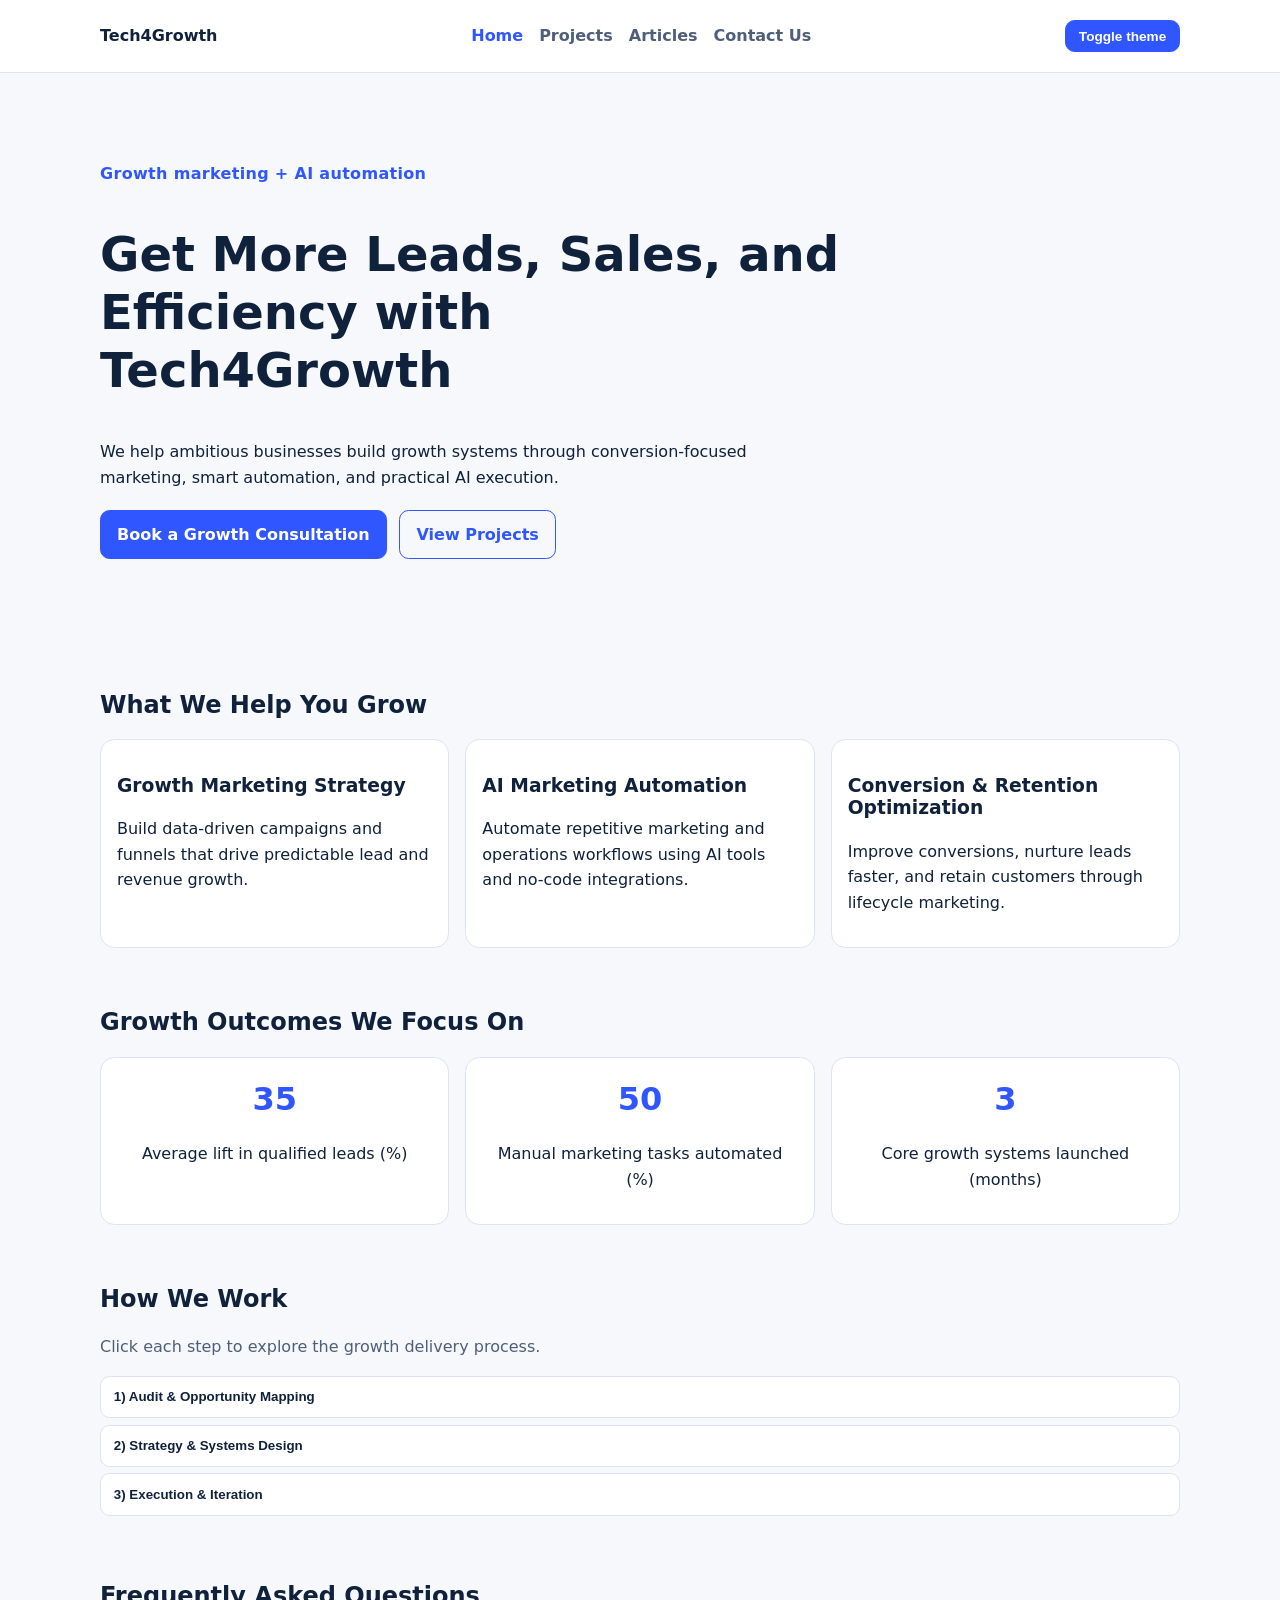
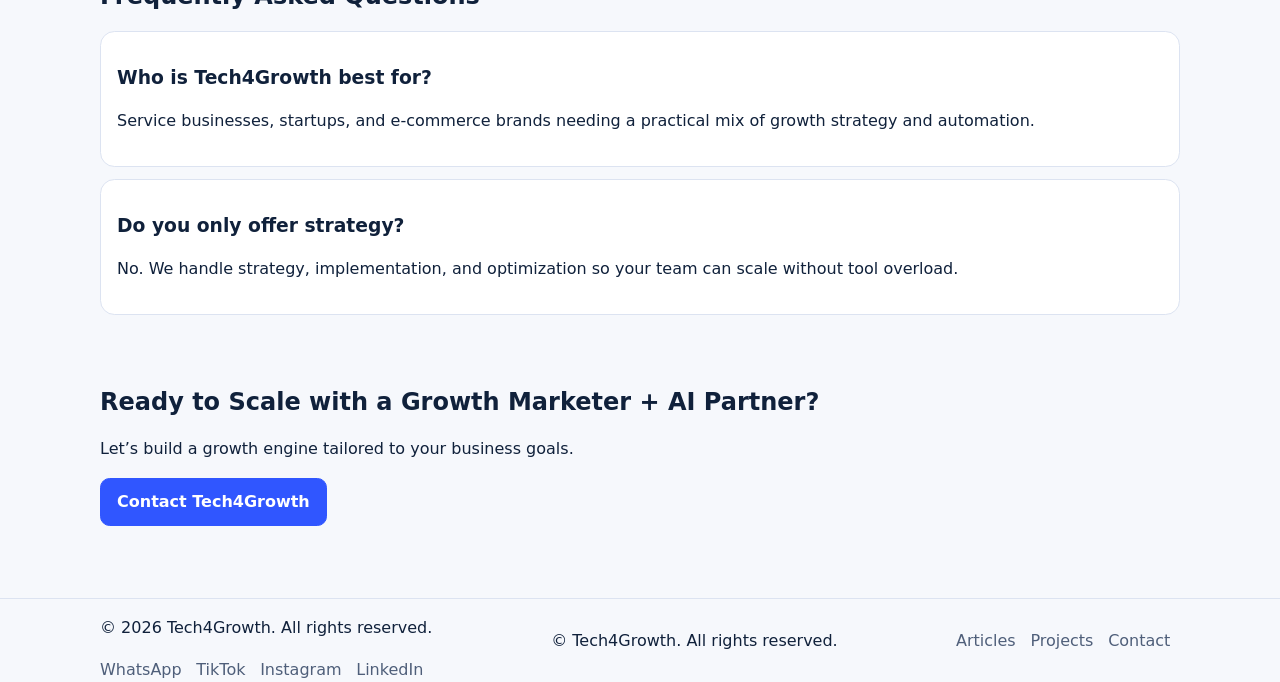
<file: index.html>
<!DOCTYPE html>
<html lang="en">
  <head>
    <meta charset="UTF-8" />
    <meta name="viewport" content="width=device-width, initial-scale=1.0" />
    <title>Tech4Growth | Growth Marketing & AI Automation for Businesses</title>
    <meta
      name="description"
      content="Tech4Growth helps businesses scale with growth marketing, AI marketing automation, lead generation systems, and conversion-focused strategy."
    />
    <meta
      name="keywords"
      content="growth marketer, growth marketing consultant, AI automation agency, AI marketer, marketing automation, lead generation, conversion optimization"
    />
    <meta name="author" content="Tech4Growth" />
    <meta name="robots" content="index, follow" />
    <link rel="canonical" href="https://tech4growth.com/" />

    <meta property="og:title" content="Tech4Growth | Growth Marketing & AI Automation" />
    <meta
      property="og:description"
      content="Scale faster with a growth marketer and AI automation partner built for modern businesses."
    />
    <meta property="og:type" content="website" />
    <meta property="og:url" content="https://tech4growth.com/" />
    <meta property="og:image" content="https://tech4growth.com/assets/og-cover.jpg" />

    <meta name="twitter:card" content="summary_large_image" />
    <meta name="twitter:title" content="Tech4Growth | Growth Marketing & AI Automation" />
    <meta
      name="twitter:description"
      content="Growth marketing and AI automations that turn traffic into revenue."
    />

    <link rel="stylesheet" href="styles.css" />
    <script defer src="script.js"></script>
    <script type="application/ld+json">
      {
        "@context": "https://schema.org",
        "@type": "ProfessionalService",
        "name": "Tech4Growth",
        "url": "https://tech4growth.com",
        "description": "Growth marketing and AI automation services for businesses that want measurable revenue growth.",
        "areaServed": "Global",
        "serviceType": ["Growth Marketing", "AI Automation", "Marketing Automation", "Lead Generation"]
      }
    </script>
    <script type="application/ld+json">
      {
        "@context": "https://schema.org",
        "@type": "FAQPage",
        "mainEntity": [
          {
            "@type": "Question",
            "name": "What does a growth marketer do for my business?",
            "acceptedAnswer": {
              "@type": "Answer",
              "text": "A growth marketer builds and optimizes acquisition, conversion, and retention systems to increase predictable revenue."
            }
          },
          {
            "@type": "Question",
            "name": "Can Tech4Growth automate my marketing workflows with AI?",
            "acceptedAnswer": {
              "@type": "Answer",
              "text": "Yes. Tech4Growth designs AI and no-code automations for lead nurturing, reporting, content operations, and customer lifecycle tasks."
            }
          }
        ]
      }
    </script>
  </head>
  <body>
    <a class="skip-link" href="#main-content">Skip to content</a>
    <header class="site-header">
      <div class="container nav-wrap">
        <a class="logo" href="index.html" aria-label="Tech4Growth home">Tech4Growth</a>
        <nav aria-label="Main Navigation">
          <ul class="nav-list">
            <li><a href="index.html" aria-current="page">Home</a></li>
            <li><a href="projects.html">Projects</a></li>
            <li><a href="articles.html">Articles</a></li>
            <li><a href="contact.html">Contact Us</a></li>
          </ul>
        </nav>
        <button id="theme-toggle" class="btn btn-small" type="button" aria-label="Toggle dark mode" aria-pressed="false">
          Toggle theme
        </button>
      </div>
    </header>

    <main id="main-content">
      <section class="hero">
        <div class="container">
          <p class="eyebrow">Growth marketing + AI automation</p>
          <h1>Get More Leads, Sales, and Efficiency with Tech4Growth</h1>
          <p>
            We help ambitious businesses build growth systems through conversion-focused marketing, smart automation,
            and practical AI execution.
          </p>
          <div class="hero-actions">
            <a class="btn" href="contact.html">Book a Growth Consultation</a>
            <a class="btn btn-outline" href="projects.html">View Projects</a>
          </div>
        </div>
      </section>

      <section class="services">
        <div class="container">
          <h2>What We Help You Grow</h2>
          <div class="grid cards-3">
            <article class="card">
              <h3>Growth Marketing Strategy</h3>
              <p>Build data-driven campaigns and funnels that drive predictable lead and revenue growth.</p>
            </article>
            <article class="card">
              <h3>AI Marketing Automation</h3>
              <p>Automate repetitive marketing and operations workflows using AI tools and no-code integrations.</p>
            </article>
            <article class="card">
              <h3>Conversion & Retention Optimization</h3>
              <p>Improve conversions, nurture leads faster, and retain customers through lifecycle marketing.</p>
            </article>
          </div>
        </div>
      </section>

      <section class="metrics" aria-label="Tech4Growth impact stats">
        <div class="container">
          <h2>Growth Outcomes We Focus On</h2>
          <div class="grid cards-3">
            <article class="card metric">
              <p class="metric-value" data-count="35">0</p>
              <p>Average lift in qualified leads (%)</p>
            </article>
            <article class="card metric">
              <p class="metric-value" data-count="50">0</p>
              <p>Manual marketing tasks automated (%)</p>
            </article>
            <article class="card metric">
              <p class="metric-value" data-count="3">0</p>
              <p>Core growth systems launched (months)</p>
            </article>
          </div>
        </div>
      </section>

      <section class="interactive">
        <div class="container">
          <h2>How We Work</h2>
          <p class="section-intro">Click each step to explore the growth delivery process.</p>
          <div class="accordion" data-accordion>
            <button class="accordion-trigger" type="button" aria-expanded="false">1) Audit & Opportunity Mapping</button>
            <div class="accordion-panel">
              <p>We assess your funnel, campaigns, CRM, and automation opportunities to prioritize high-impact wins.</p>
            </div>

            <button class="accordion-trigger" type="button" aria-expanded="false">2) Strategy & Systems Design</button>
            <div class="accordion-panel">
              <p>We design your growth roadmap, measurement plan, and AI automation architecture.</p>
            </div>

            <button class="accordion-trigger" type="button" aria-expanded="false">3) Execution & Iteration</button>
            <div class="accordion-panel">
              <p>We launch, monitor, and iterate continuously using performance data and rapid experiment cycles.</p>
            </div>
          </div>
        </div>
      </section>

      <section class="faq">
        <div class="container">
          <h2>Frequently Asked Questions</h2>
          <div class="card">
            <h3>Who is Tech4Growth best for?</h3>
            <p>Service businesses, startups, and e-commerce brands needing a practical mix of growth strategy and automation.</p>
          </div>
          <div class="card">
            <h3>Do you only offer strategy?</h3>
            <p>No. We handle strategy, implementation, and optimization so your team can scale without tool overload.</p>
          </div>
        </div>
      </section>

      <section class="cta">
        <div class="container">
          <h2>Ready to Scale with a Growth Marketer + AI Partner?</h2>
          <p>Let’s build a growth engine tailored to your business goals.</p>
          <a class="btn" href="contact.html">Contact Tech4Growth</a>
        </div>
      </section>
    </main>

    <footer class="site-footer">
      <div class="container footer-wrap">
        <div>
          <p>© <span id="year"></span> Tech4Growth. All rights reserved.</p>
          <div class="social-badges" aria-label="Social links">
            <a class="social-badge" href="https://www.whatsapp.com/" target="_blank" rel="noopener noreferrer">WhatsApp</a>
            <a class="social-badge" href="https://www.tiktok.com/@tech4growth" target="_blank" rel="noopener noreferrer">TikTok</a>
            <a class="social-badge" href="https://www.instagram.com/tech4growth" target="_blank" rel="noopener noreferrer">Instagram</a>
            <a class="social-badge" href="https://www.linkedin.com/company/tech4growth" target="_blank" rel="noopener noreferrer">LinkedIn</a>
          </div>
        </div>
        <p>© <span id="year"></span> Tech4Growth. All rights reserved.</p>
        <nav aria-label="Footer Navigation">
          <a href="articles.html">Articles</a>
          <a href="projects.html">Projects</a>
          <a href="contact.html">Contact</a>
        </nav>
      </div>
    </footer>
  </body>
</html>
</file>
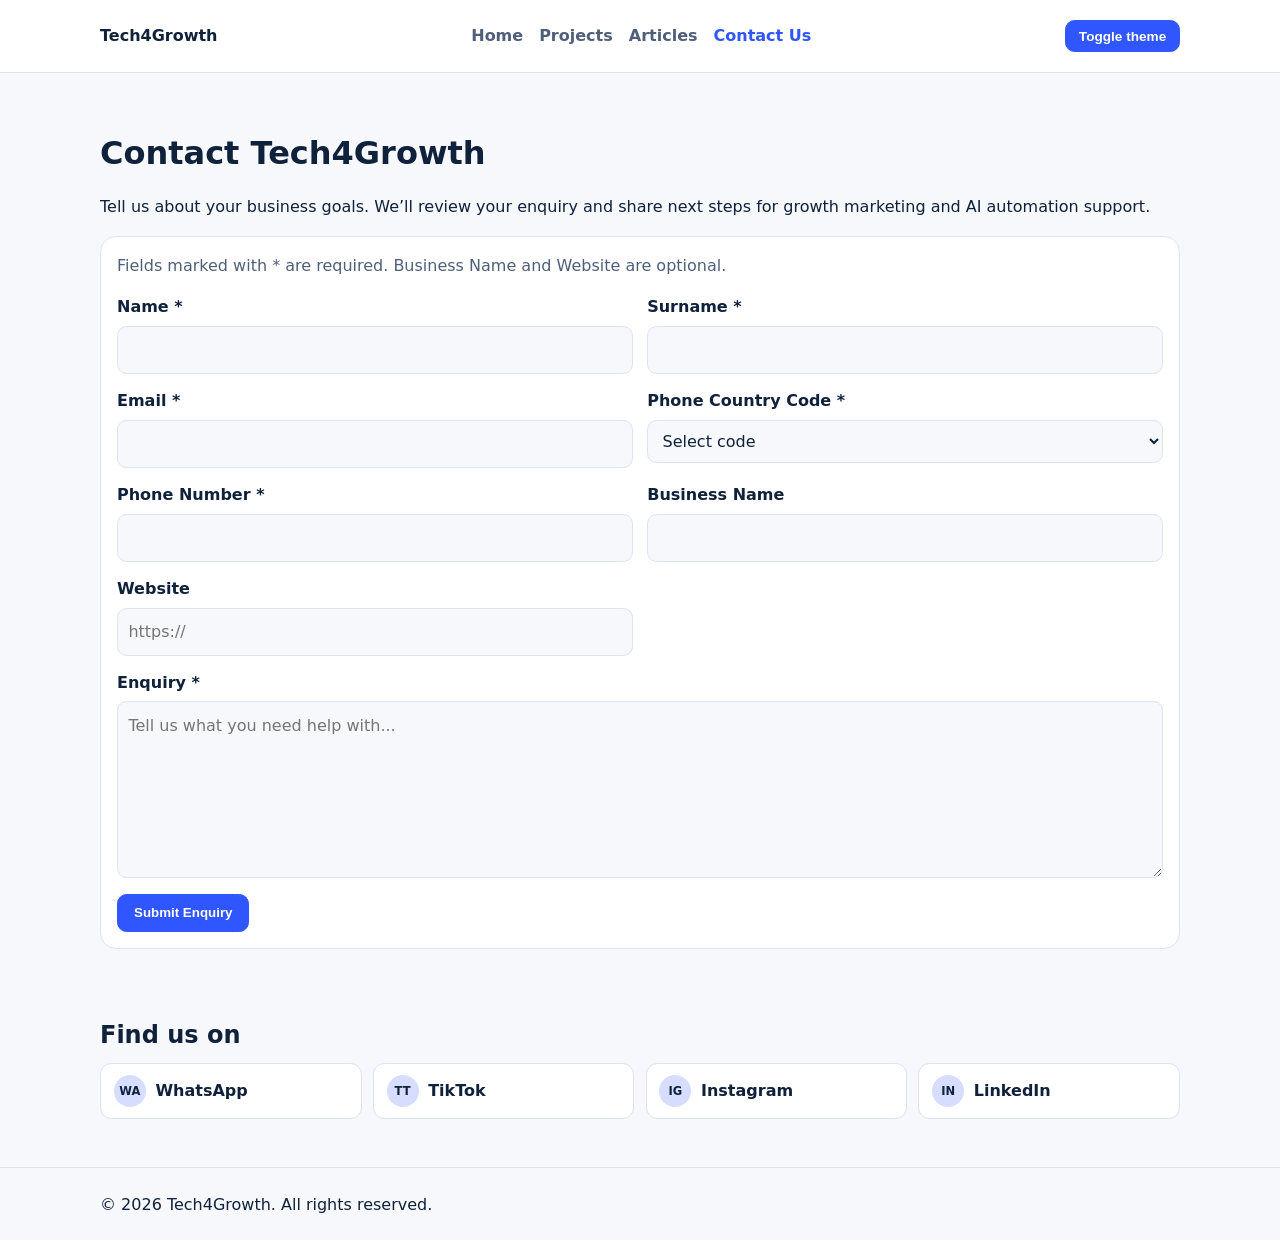
<file: contact.html>
<!DOCTYPE html>
<html lang="en">
  <head>
    <meta charset="UTF-8" />
    <meta name="viewport" content="width=device-width, initial-scale=1.0" />
    <title>Contact Tech4Growth | Growth Marketing & AI Automation Enquiries</title>
    <meta
      name="description"
      content="Contact Tech4Growth for growth marketing consulting, AI automation systems, and performance marketing strategy."
    />
    <meta name="robots" content="index, follow" />
    <link rel="canonical" href="https://tech4growth.com/contact.html" />
    <link rel="stylesheet" href="styles.css" />
    <script defer src="script.js"></script>
  </head>
  <body>
    <a class="skip-link" href="#main-content">Skip to content</a>
    <header class="site-header">
      <div class="container nav-wrap">
        <a class="logo" href="index.html">Tech4Growth</a>
        <nav aria-label="Main Navigation">
          <ul class="nav-list">
            <li><a href="index.html">Home</a></li>
            <li><a href="projects.html">Projects</a></li>
            <li><a href="articles.html">Articles</a></li>
            <li><a href="contact.html" aria-current="page">Contact Us</a></li>
          </ul>
        </nav>
        <button id="theme-toggle" class="btn btn-small" type="button" aria-label="Toggle dark mode" aria-pressed="false">Toggle theme</button>
      </div>
    </header>

    <main id="main-content" class="container page-content">
      <h1>Contact Tech4Growth</h1>
      <p>
        Tell us about your business goals. We’ll review your enquiry and share next steps for growth marketing and AI
        automation support.
      </p>

      <form class="contact-form" action="https://formsubmit.co/lesegosindane.28@gmail.com" method="post">
        <input type="hidden" name="_subject" value="New enquiry from Tech4Growth website" />
        <input type="hidden" name="_captcha" value="false" />
        <input type="hidden" name="_template" value="table" />
        <input type="hidden" name="_next" value="https://tech4growth.com/thank-you.html" />
        <p class="form-note">Fields marked with * are required. Business Name and Website are optional.</p>
        <div class="form-grid">
          <div>
            <label for="name">Name *</label>
            <input id="name" name="name" type="text" required autocomplete="given-name" />
          </div>
          <div>
            <label for="surname">Surname *</label>
            <input id="surname" name="surname" type="text" required autocomplete="family-name" />
          </div>
          <div>
            <label for="email">Email *</label>
            <input id="email" name="email" type="email" required autocomplete="email" />
          </div>
          <div>
            <label for="phone_code">Phone Country Code *</label>
            <select id="phone_code" name="phone_code" required>
              <option value="">Select code</option>
              <option value="+1">United States (+1)</option>
              <option value="+44">United Kingdom (+44)</option>
              <option value="+61">Australia (+61)</option>
              <option value="+91">India (+91)</option>
              <option value="+27">South Africa (+27)</option>
              <option value="+971">UAE (+971)</option>
            </select>
          </div>
          <div>
            <label for="phone">Phone Number *</label>
            <input id="phone" name="phone" type="tel" required autocomplete="tel" pattern="[0-9\s\-()]{7,20}" />
          </div>
          <div>
            <label for="business_name">Business Name</label>
            <input id="business_name" name="business_name" type="text" autocomplete="organization" />
          </div>
          <div>
            <label for="website">Website</label>
            <input id="website" name="website" type="url" placeholder="https://" autocomplete="url" />
          </div>
          <div class="full-width">
            <label for="enquiry">Enquiry *</label>
            <textarea id="enquiry" name="enquiry" rows="6" required placeholder="Tell us what you need help with..."></textarea>
          </div>
        </div>
        <button class="btn" type="submit">Submit Enquiry</button>
      </form>
    </main>

    <section class="find-us" aria-labelledby="find-us-title">
      <div class="container">
        <h2 id="find-us-title">Find us on</h2>
        <div class="find-us-links">
          <a class="social-link" href="https://www.whatsapp.com/" target="_blank" rel="noopener noreferrer" aria-label="Tech4Growth on WhatsApp">
            <span class="social-icon" aria-hidden="true">WA</span>
            <span>WhatsApp</span>
          </a>
          <a class="social-link" href="https://www.tiktok.com/@tech4growth" target="_blank" rel="noopener noreferrer" aria-label="Tech4Growth on TikTok">
            <span class="social-icon" aria-hidden="true">TT</span>
            <span>TikTok</span>
          </a>
          <a class="social-link" href="https://www.instagram.com/tech4growth" target="_blank" rel="noopener noreferrer" aria-label="Tech4Growth on Instagram">
            <span class="social-icon" aria-hidden="true">IG</span>
            <span>Instagram</span>
          </a>
          <a class="social-link" href="https://www.linkedin.com/company/tech4growth" target="_blank" rel="noopener noreferrer" aria-label="Tech4Growth on LinkedIn">
            <span class="social-icon" aria-hidden="true">IN</span>
            <span>LinkedIn</span>
          </a>
        </div>
      </div>
    </section>

    <footer class="site-footer">
      <div class="container footer-wrap">
        <p>© <span id="year"></span> Tech4Growth. All rights reserved.</p>
      </div>
    </footer>
  </body>
</html>
</file>
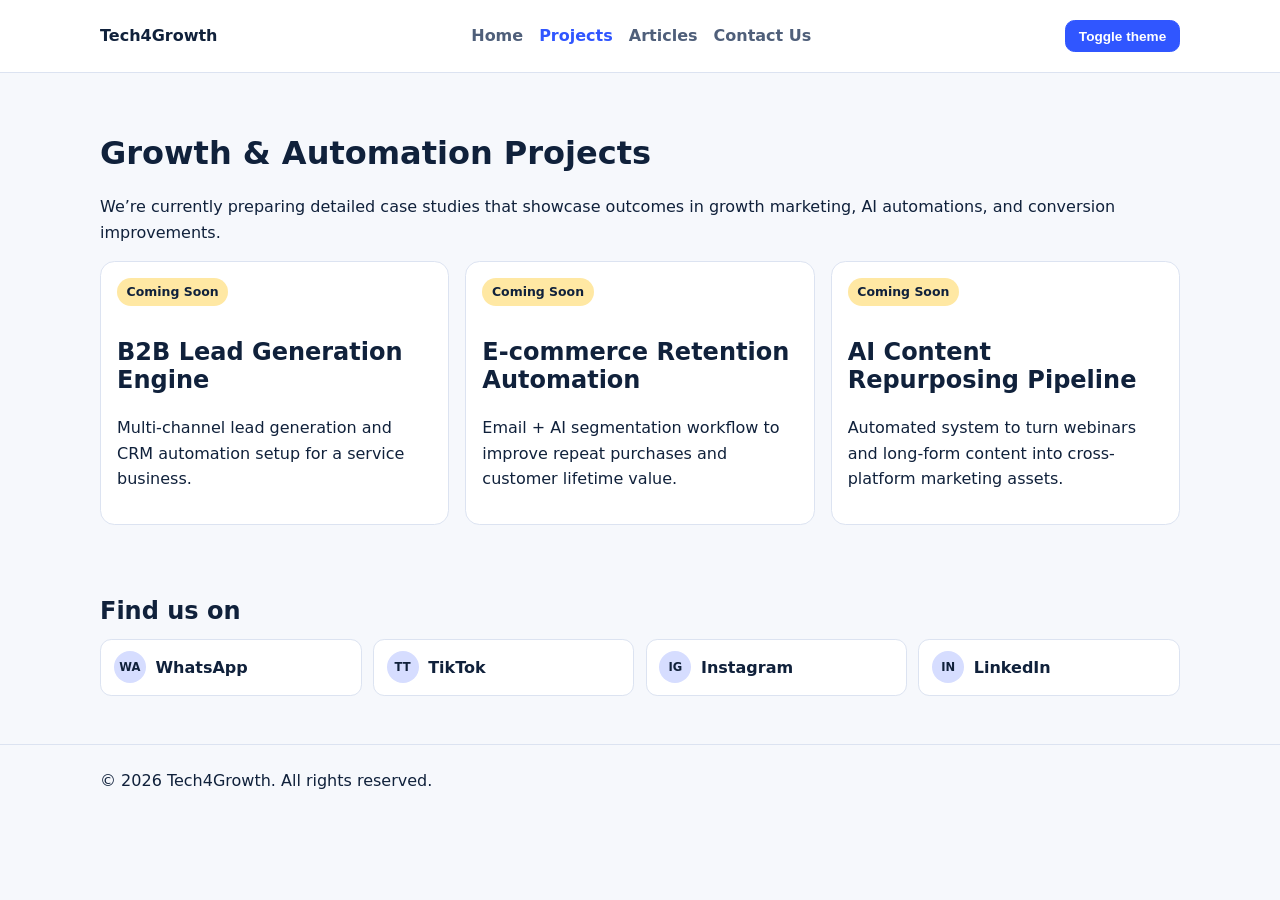
<file: projects.html>
<!DOCTYPE html>
<html lang="en">
  <head>
    <meta charset="UTF-8" />
    <meta name="viewport" content="width=device-width, initial-scale=1.0" />
    <title>Projects | Tech4Growth Growth Marketing Case Studies</title>
    <meta
      name="description"
      content="Explore upcoming Tech4Growth projects and future growth marketing + AI automation case studies."
    />
    <meta name="robots" content="index, follow" />
    <link rel="canonical" href="https://tech4growth.com/projects.html" />
    <link rel="stylesheet" href="styles.css" />
    <script defer src="script.js"></script>
  </head>
  <body>
    <a class="skip-link" href="#main-content">Skip to content</a>
    <header class="site-header">
      <div class="container nav-wrap">
        <a class="logo" href="index.html">Tech4Growth</a>
        <nav aria-label="Main Navigation">
          <ul class="nav-list">
            <li><a href="index.html">Home</a></li>
            <li><a href="projects.html" aria-current="page">Projects</a></li>
            <li><a href="articles.html">Articles</a></li>
            <li><a href="contact.html">Contact Us</a></li>
          </ul>
        </nav>
        <button id="theme-toggle" class="btn btn-small" type="button" aria-label="Toggle dark mode" aria-pressed="false">Toggle theme</button>
      </div>
    </header>

    <main id="main-content" class="container page-content">
      <h1>Growth & Automation Projects</h1>
      <p>
        We’re currently preparing detailed case studies that showcase outcomes in growth marketing, AI automations, and
        conversion improvements.
      </p>

      <section class="grid cards-3" aria-label="Project cards">
        <article class="card project-card">
          <span class="badge">Coming Soon</span>
          <h2>B2B Lead Generation Engine</h2>
          <p>Multi-channel lead generation and CRM automation setup for a service business.</p>
        </article>
        <article class="card project-card">
          <span class="badge">Coming Soon</span>
          <h2>E-commerce Retention Automation</h2>
          <p>Email + AI segmentation workflow to improve repeat purchases and customer lifetime value.</p>
        </article>
        <article class="card project-card">
          <span class="badge">Coming Soon</span>
          <h2>AI Content Repurposing Pipeline</h2>
          <p>Automated system to turn webinars and long-form content into cross-platform marketing assets.</p>
        </article>
      </section>
    </main>

    <section class="find-us" aria-labelledby="find-us-title">
      <div class="container">
        <h2 id="find-us-title">Find us on</h2>
        <div class="find-us-links">
          <a class="social-link" href="https://www.whatsapp.com/" target="_blank" rel="noopener noreferrer" aria-label="Tech4Growth on WhatsApp">
            <span class="social-icon" aria-hidden="true">WA</span>
            <span>WhatsApp</span>
          </a>
          <a class="social-link" href="https://www.tiktok.com/@tech4growth" target="_blank" rel="noopener noreferrer" aria-label="Tech4Growth on TikTok">
            <span class="social-icon" aria-hidden="true">TT</span>
            <span>TikTok</span>
          </a>
          <a class="social-link" href="https://www.instagram.com/tech4growth" target="_blank" rel="noopener noreferrer" aria-label="Tech4Growth on Instagram">
            <span class="social-icon" aria-hidden="true">IG</span>
            <span>Instagram</span>
          </a>
          <a class="social-link" href="https://www.linkedin.com/company/tech4growth" target="_blank" rel="noopener noreferrer" aria-label="Tech4Growth on LinkedIn">
            <span class="social-icon" aria-hidden="true">IN</span>
            <span>LinkedIn</span>
          </a>
        </div>
      </div>
    </section>

    <footer class="site-footer">
      <div class="container footer-wrap">
        <p>© <span id="year"></span> Tech4Growth. All rights reserved.</p>
      </div>
    </footer>
  </body>
</html>
</file>
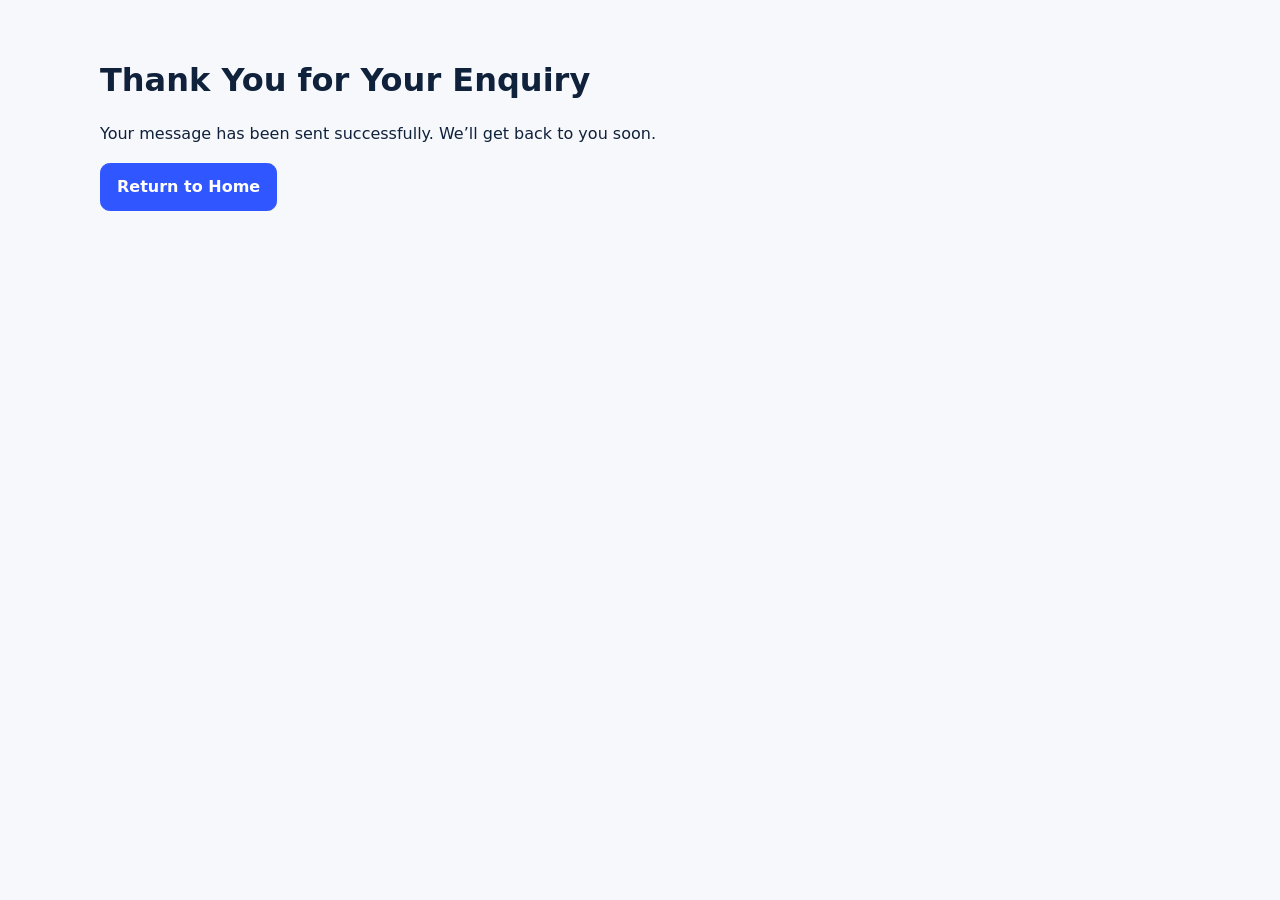
<file: thank-you.html>
<!DOCTYPE html>
<html lang="en">
  <head>
    <meta charset="UTF-8" />
    <meta name="viewport" content="width=device-width, initial-scale=1.0" />
    <title>Thank You | Tech4Growth</title>
    <meta name="description" content="Thank you for contacting Tech4Growth. We will reply soon." />
    <meta name="robots" content="noindex, nofollow" />
    <link rel="stylesheet" href="styles.css" />
    <script defer src="script.js"></script>
  </head>
  <body>
    <main class="container page-content">
      <h1>Thank You for Your Enquiry</h1>
      <p>Your message has been sent successfully. We’ll get back to you soon.</p>
      <a class="btn" href="index.html">Return to Home</a>
    </main>
  </body>
</html>
</file>
<file: styles.css>
:root {
  --bg: #f6f8fc;
  --surface: #ffffff;
  --text: #10213b;
  --muted: #4f5f7a;
  --primary: #3056ff;
  --primary-dark: #1f3ec8;
  --border: #dce3f1;
  --badge: #ffe8a3;
}

:root.dark {
  --bg: #0b1220;
  --surface: #121c2e;
  --text: #e5ecfb;
  --muted: #a8b6d4;
  --primary: #7ea2ff;
  --primary-dark: #5e88ff;
  --border: #2a3852;
  --badge: #4f3f14;
}

* {
  box-sizing: border-box;
}

body {
  margin: 0;
  font-family: Inter, system-ui, -apple-system, Segoe UI, Roboto, sans-serif;
  line-height: 1.6;
  color: var(--text);
  background: var(--bg);
}

.container {
  width: min(1080px, 92%);
  margin: 0 auto;
}

.skip-link {
  position: absolute;
  left: -999px;
}

.skip-link:focus {
  left: 1rem;
  top: 1rem;
  padding: 0.5rem;
  background: #fff;
  border: 1px solid #000;
}

.site-header {
  position: sticky;
  top: 0;
  z-index: 10;
  background: color-mix(in srgb, var(--surface) 92%, transparent);
  backdrop-filter: blur(6px);
  border-bottom: 1px solid var(--border);
}

.nav-wrap {
  display: flex;
  justify-content: space-between;
  align-items: center;
  min-height: 72px;
  gap: 1rem;
}

.logo {
  font-weight: 800;
  text-decoration: none;
  color: var(--text);
}

.nav-list {
  display: flex;
  gap: 1rem;
  list-style: none;
  padding: 0;
  margin: 0;
}

.nav-list a {
  text-decoration: none;
  color: var(--muted);
  font-weight: 600;
}

.nav-list a[aria-current="page"] {
  color: var(--primary);
}

.hero {
  padding: 4.5rem 0;
}

.eyebrow {
  color: var(--primary);
  font-weight: 700;
  letter-spacing: 0.02em;
}

h1,
h2,
h3 {
  line-height: 1.2;
}

.hero h1 {
  max-width: 760px;
  font-size: clamp(1.9rem, 4vw, 3rem);
}

.hero p {
  max-width: 700px;
}

.hero-actions {
  display: flex;
  flex-wrap: wrap;
  gap: 0.8rem;
  margin-top: 1.25rem;
}

.btn {
  display: inline-block;
  border: 1px solid var(--primary);
  color: #fff;
  background: var(--primary);
  text-decoration: none;
  padding: 0.65rem 1rem;
  border-radius: 0.6rem;
  font-weight: 700;
  cursor: pointer;
}

.btn:hover,
.btn:focus-visible {
  background: var(--primary-dark);
}

.btn-outline {
  background: transparent;
  color: var(--primary);
}

.btn-small {
  font-size: 0.85rem;
  padding: 0.45rem 0.8rem;
}

.services,
.interactive,
.cta,
.page-content {
  padding: 2.5rem 0;
}

.grid {
  display: grid;
  gap: 1rem;
}

.cards-3 {
  grid-template-columns: repeat(auto-fit, minmax(220px, 1fr));
}

.card {
  background: var(--surface);
  border: 1px solid var(--border);
  border-radius: 0.9rem;
  padding: 1rem;
}

.section-intro {
  color: var(--muted);
}

.accordion-trigger {
  width: 100%;
  text-align: left;
  border: 1px solid var(--border);
  border-radius: 0.6rem;
  padding: 0.8rem;
  background: var(--surface);
  color: var(--text);
  font-weight: 700;
  margin-bottom: 0.4rem;
  cursor: pointer;
}

.accordion-panel {
  display: none;
  padding: 0 0.8rem 0.9rem;
}

.accordion-panel.open {
  display: block;
}

.badge {
  display: inline-block;
  padding: 0.25rem 0.6rem;
  font-size: 0.78rem;
  font-weight: 700;
  border-radius: 999px;
  background: var(--badge);
  margin-bottom: 0.7rem;
}

.filters {
  display: flex;
  flex-wrap: wrap;
  gap: 0.65rem;
  margin: 1.2rem 0;
}

.filter-btn {
  border: 1px solid var(--border);
  border-radius: 999px;
  padding: 0.45rem 0.9rem;
  background: var(--surface);
  color: var(--text);
  cursor: pointer;
}

.filter-btn.active {
  background: var(--primary);
  color: #fff;
  border-color: var(--primary);
}

.contact-form {
  background: var(--surface);
  border: 1px solid var(--border);
  border-radius: 1rem;
  padding: 1rem;
}

.form-grid {
  display: grid;
  grid-template-columns: repeat(2, minmax(220px, 1fr));
  gap: 0.9rem;
  margin-bottom: 1rem;
}

.form-grid div {
  display: flex;
  flex-direction: column;
}

.full-width {
  grid-column: 1 / -1;
}

label {
  font-weight: 600;
  margin-bottom: 0.35rem;
}

input,
select,
textarea {
  background: var(--bg);
  color: var(--text);
  border: 1px solid var(--border);
  border-radius: 0.6rem;
  padding: 0.65rem;
  font: inherit;
}

.site-footer {
  border-top: 1px solid var(--border);
  margin-top: 2rem;
}

.footer-wrap {
  display: flex;
  justify-content: space-between;
  align-items: center;
  min-height: 72px;
  gap: 1rem;
}

.footer-wrap a {
  color: var(--muted);
  margin-right: 0.6rem;
  text-decoration: none;
}

@media (max-width: 760px) {
  .nav-wrap {
    flex-wrap: wrap;
    justify-content: center;
    padding: 0.7rem 0;
  }

  .form-grid {
    grid-template-columns: 1fr;
  }
}

.metric {
  text-align: center;
}

.metric-value {
  margin: 0;
  font-size: 2rem;
  font-weight: 800;
  color: var(--primary);
}

.faq .card {
  margin-bottom: 0.8rem;
}

.form-note {
  margin-top: 0;
  color: var(--muted);
}

.find-us {
  padding: 2rem 0 1rem;
}

.find-us h2 {
  margin-top: 0;
  margin-bottom: 0.85rem;
}

.find-us-links {
  display: grid;
  grid-template-columns: repeat(auto-fit, minmax(180px, 1fr));
  gap: 0.7rem;
}

.social-link {
  display: flex;
  align-items: center;
  gap: 0.6rem;
  padding: 0.7rem 0.8rem;
  border: 1px solid var(--border);
  border-radius: 0.7rem;
  text-decoration: none;
  color: var(--text);
  background: var(--surface);
  font-weight: 600;
}

.social-link:hover,
.social-link:focus-visible {
  border-color: var(--primary);
}

.social-icon {
  width: 32px;
  height: 32px;
  border-radius: 999px;
  display: inline-flex;
  align-items: center;
  justify-content: center;
  background: color-mix(in srgb, var(--primary) 20%, var(--surface));
  color: var(--text);
  font-size: 0.72rem;
  font-weight: 800;
.social-badges {
  display: flex;
  flex-wrap: wrap;
  gap: 0.45rem;
  margin-top: 0.35rem;
}

.social-badge {
  display: inline-block;
  padding: 0.22rem 0.55rem;
  border: 1px solid var(--border);
  border-radius: 999px;
  font-size: 0.8rem;
  text-decoration: none;
  color: var(--text);
  background: var(--surface);
}

.social-badge:hover,
.social-badge:focus-visible {
  border-color: var(--primary);
  color: var(--primary);
}
</file>
